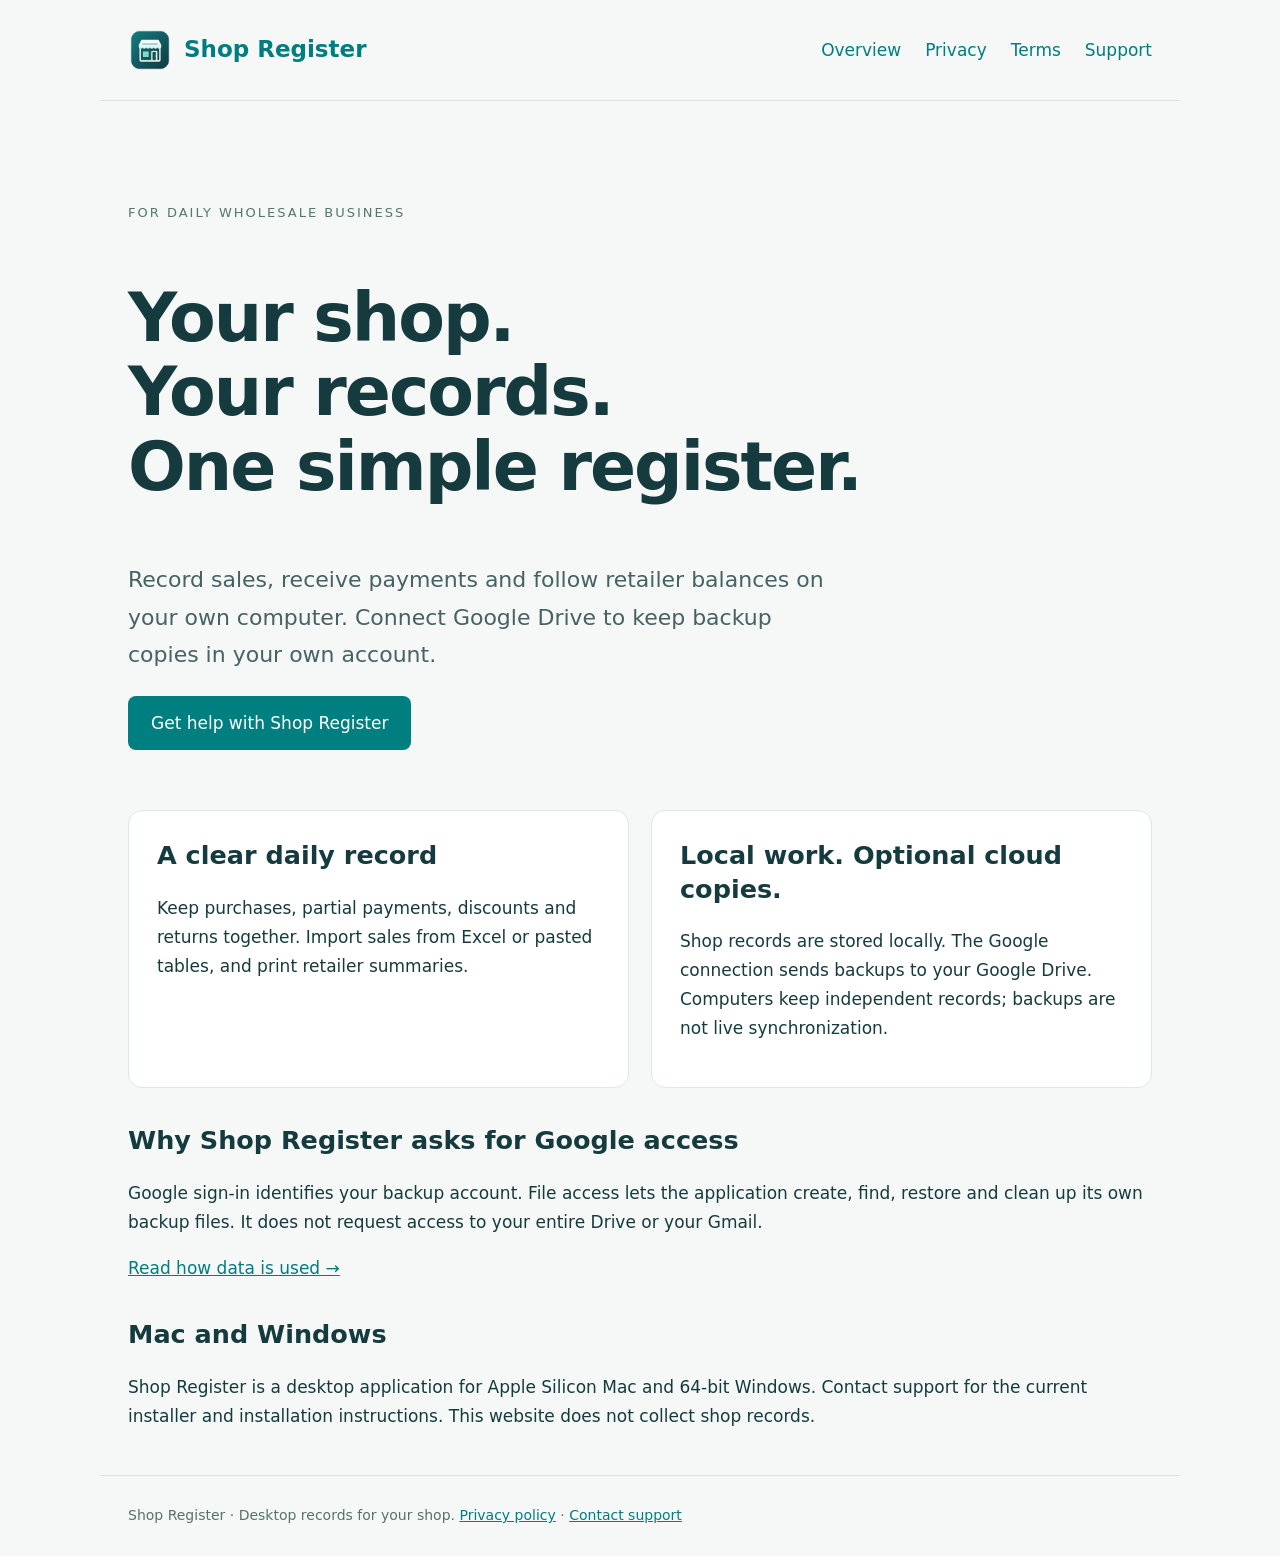
<file: index.html>
<!doctype html><html lang="en"><meta charset="utf-8"><meta name="viewport" content="width=device-width, initial-scale=1"><title>Your shop, simply organized | Shop Register</title><meta name="description" content="Shop Register desktop app information, privacy and support."><link rel="icon" type="image/png" href="./logo.png"><link rel="stylesheet" href="./style.css"><header><a class="brand" href="./index.html"><img src="./logo.png" alt="" width="44" height="44"> <span>Shop Register</span></a><nav aria-label="Main navigation"><a href="./index.html">Overview</a><a href="./privacy.html">Privacy</a><a href="./terms.html">Terms</a><a href="./support.html">Support</a></nav></header><main><section class="hero"><p class="eyebrow">For daily wholesale business</p><h1>Your shop.<br>Your records.<br>One simple register.</h1><p class="lead">Record sales, receive payments and follow retailer balances on your own computer. Connect Google Drive to keep backup copies in your own account.</p><a class="button" href="./support.html">Get help with Shop Register</a></section><section class="grid"><article class="card"><h2>A clear daily record</h2><p>Keep purchases, partial payments, discounts and returns together. Import sales from Excel or pasted tables, and print retailer summaries.</p></article><article class="card"><h2>Local work. Optional cloud copies.</h2><p>Shop records are stored locally. The Google connection sends backups to your Google Drive. Computers keep independent records; backups are not live synchronization.</p></article></section><h2>Why Shop Register asks for Google access</h2><p>Google sign-in identifies your backup account. File access lets the application create, find, restore and clean up its own backup files. It does not request access to your entire Drive or your Gmail.</p><p><a href="./privacy.html">Read how data is used →</a></p><h2>Mac and Windows</h2><p>Shop Register is a desktop application for Apple Silicon Mac and 64-bit Windows. Contact support for the current installer and installation instructions. This website does not collect shop records.</p></main><footer>Shop Register · Desktop records for your shop. <a href="./privacy.html">Privacy policy</a> · <a href="./support.html">Contact support</a></footer></html>
</file>
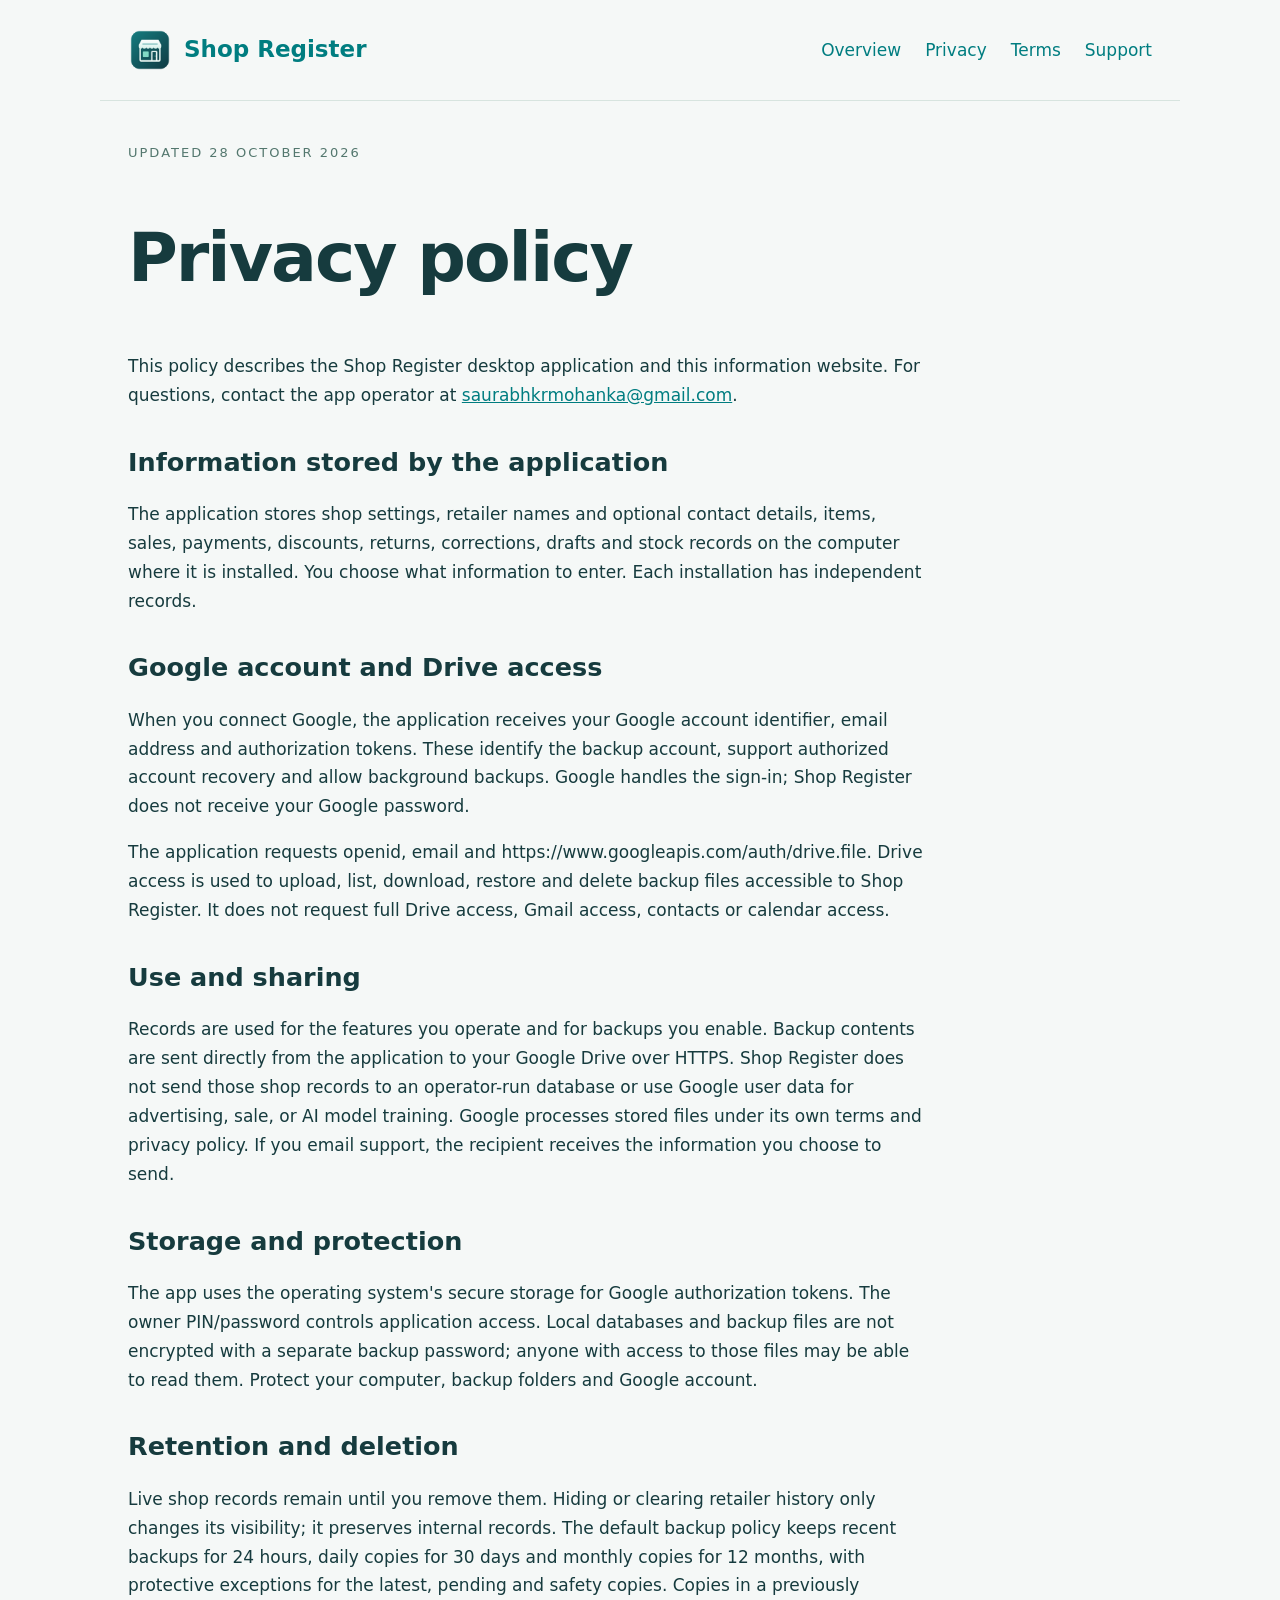
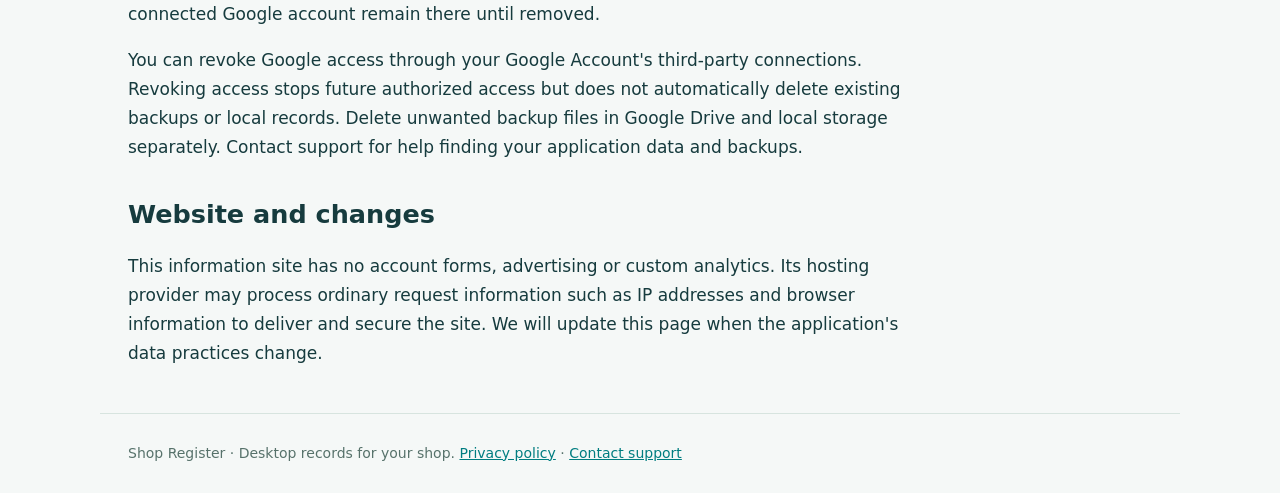
<file: privacy.html>
<!doctype html><html lang="en"><meta charset="utf-8"><meta name="viewport" content="width=device-width, initial-scale=1"><title>Privacy policy | Shop Register</title><meta name="description" content="Shop Register desktop app information, privacy and support."><link rel="icon" type="image/png" href="./logo.png"><link rel="stylesheet" href="./style.css"><header><a class="brand" href="./index.html"><img src="./logo.png" alt="" width="44" height="44"> <span>Shop Register</span></a><nav aria-label="Main navigation"><a href="./index.html">Overview</a><a href="./privacy.html">Privacy</a><a href="./terms.html">Terms</a><a href="./support.html">Support</a></nav></header><main><article class="policy"><p class="eyebrow">Updated 28 October 2026</p><h1>Privacy policy</h1><p>This policy describes the Shop Register desktop application and this information website. For questions, contact the app operator at <a href="mailto:saurabhkrmohanka@gmail.com">saurabhkrmohanka@gmail.com</a>.</p><h2>Information stored by the application</h2><p>The application stores shop settings, retailer names and optional contact details, items, sales, payments, discounts, returns, corrections, drafts and stock records on the computer where it is installed. You choose what information to enter. Each installation has independent records.</p><h2>Google account and Drive access</h2><p>When you connect Google, the application receives your Google account identifier, email address and authorization tokens. These identify the backup account, support authorized account recovery and allow background backups. Google handles the sign-in; Shop Register does not receive your Google password.</p><p>The application requests openid, email and https://www.googleapis.com/auth/drive.file. Drive access is used to upload, list, download, restore and delete backup files accessible to Shop Register. It does not request full Drive access, Gmail access, contacts or calendar access.</p><h2>Use and sharing</h2><p>Records are used for the features you operate and for backups you enable. Backup contents are sent directly from the application to your Google Drive over HTTPS. Shop Register does not send those shop records to an operator-run database or use Google user data for advertising, sale, or AI model training. Google processes stored files under its own terms and privacy policy. If you email support, the recipient receives the information you choose to send.</p><h2>Storage and protection</h2><p>The app uses the operating system's secure storage for Google authorization tokens. The owner PIN/password controls application access. Local databases and backup files are not encrypted with a separate backup password; anyone with access to those files may be able to read them. Protect your computer, backup folders and Google account.</p><h2>Retention and deletion</h2><p>Live shop records remain until you remove them. Hiding or clearing retailer history only changes its visibility; it preserves internal records. The default backup policy keeps recent backups for 24 hours, daily copies for 30 days and monthly copies for 12 months, with protective exceptions for the latest, pending and safety copies. Copies in a previously connected Google account remain there until removed.</p><p>You can revoke Google access through your Google Account's third-party connections. Revoking access stops future authorized access but does not automatically delete existing backups or local records. Delete unwanted backup files in Google Drive and local storage separately. Contact support for help finding your application data and backups.</p><h2>Website and changes</h2><p>This information site has no account forms, advertising or custom analytics. Its hosting provider may process ordinary request information such as IP addresses and browser information to deliver and secure the site. We will update this page when the application's data practices change.</p></article></main><footer>Shop Register · Desktop records for your shop. <a href="./privacy.html">Privacy policy</a> · <a href="./support.html">Contact support</a></footer></html>
</file>
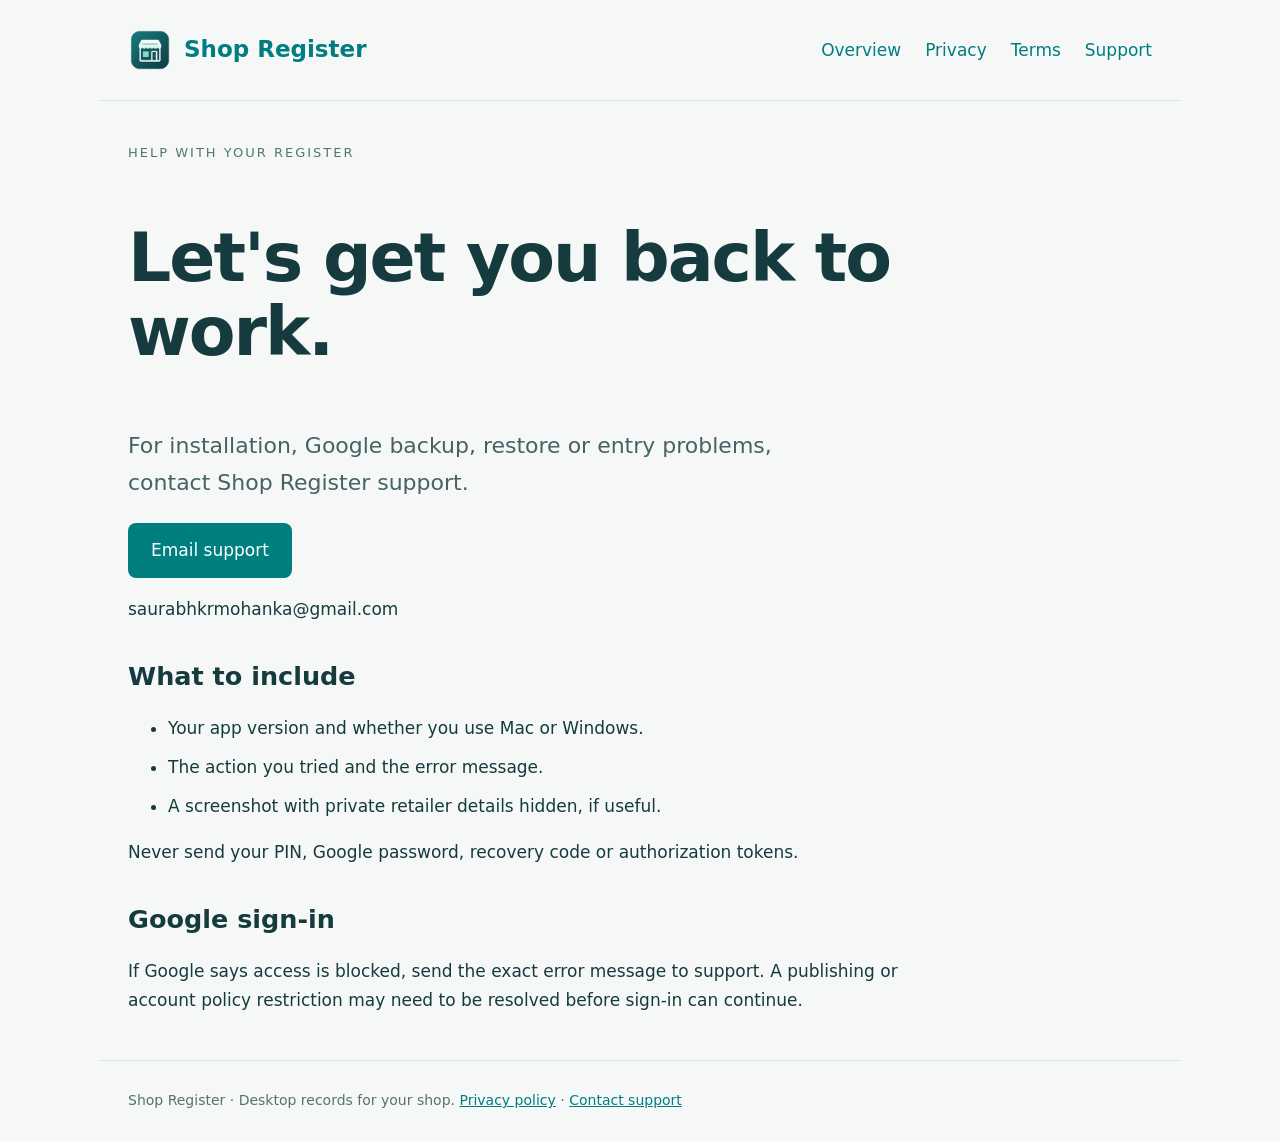
<file: support.html>
<!doctype html><html lang="en"><meta charset="utf-8"><meta name="viewport" content="width=device-width, initial-scale=1"><title>Support | Shop Register</title><meta name="description" content="Shop Register desktop app information, privacy and support."><link rel="icon" type="image/png" href="./logo.png"><link rel="stylesheet" href="./style.css"><header><a class="brand" href="./index.html"><img src="./logo.png" alt="" width="44" height="44"> <span>Shop Register</span></a><nav aria-label="Main navigation"><a href="./index.html">Overview</a><a href="./privacy.html">Privacy</a><a href="./terms.html">Terms</a><a href="./support.html">Support</a></nav></header><main><article class="policy"><p class="eyebrow">Help with your register</p><h1>Let's get you back to work.</h1><p class="lead">For installation, Google backup, restore or entry problems, contact Shop Register support.</p><a class="button" href="mailto:saurabhkrmohanka@gmail.com">Email support</a><p>saurabhkrmohanka@gmail.com</p><h2>What to include</h2><ul><li>Your app version and whether you use Mac or Windows.</li><li>The action you tried and the error message.</li><li>A screenshot with private retailer details hidden, if useful.</li></ul><p>Never send your PIN, Google password, recovery code or authorization tokens.</p><h2>Google sign-in</h2><p>If Google says access is blocked, send the exact error message to support. A publishing or account policy restriction may need to be resolved before sign-in can continue.</p></article></main><footer>Shop Register · Desktop records for your shop. <a href="./privacy.html">Privacy policy</a> · <a href="./support.html">Contact support</a></footer></html>
</file>
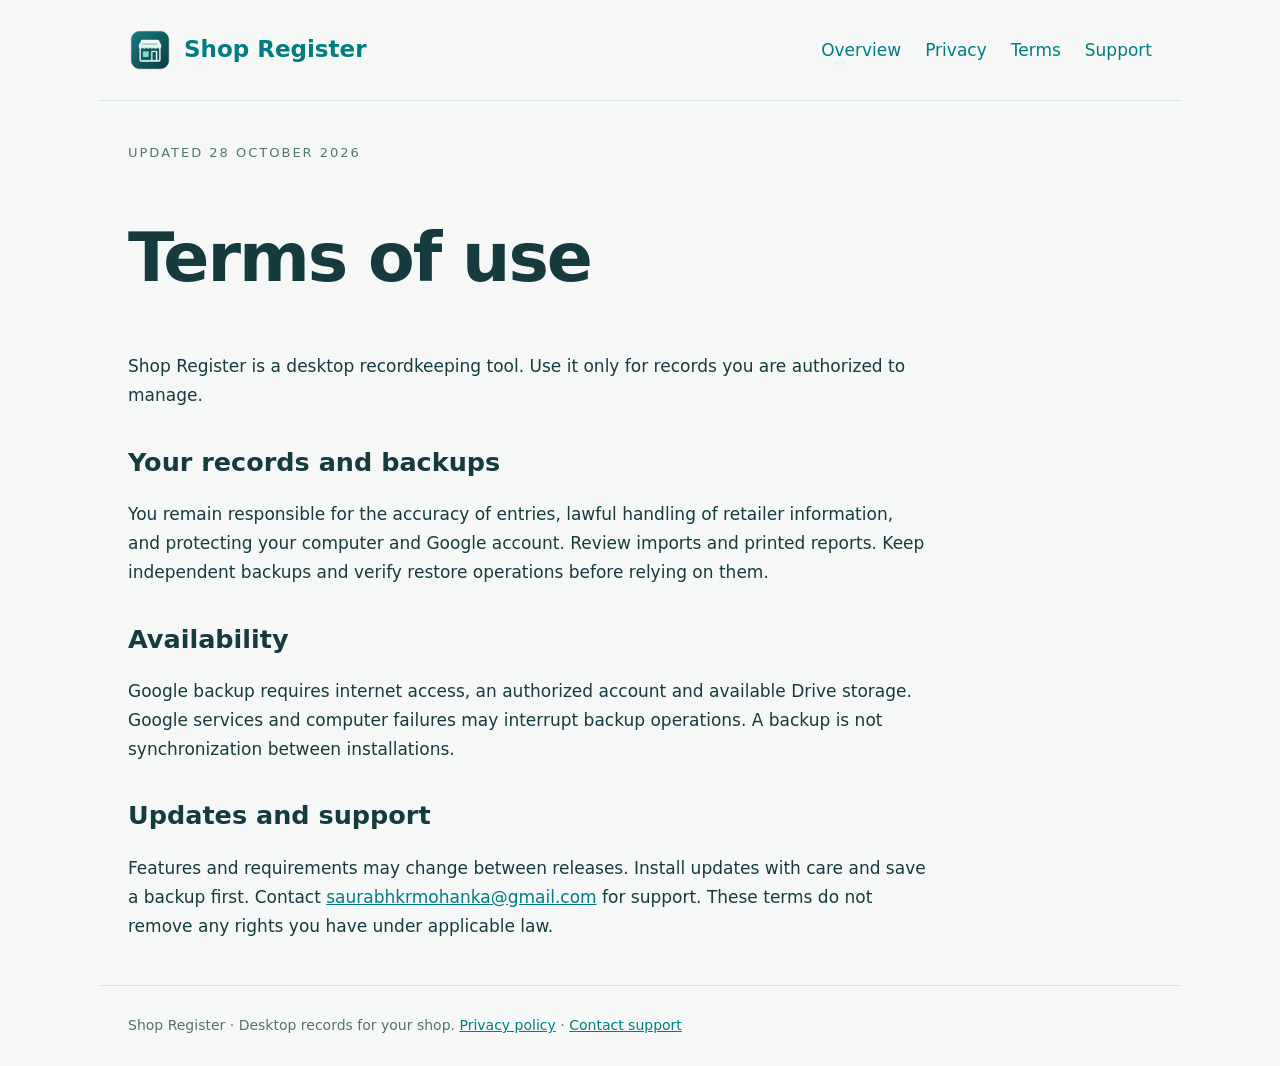
<file: terms.html>
<!doctype html><html lang="en"><meta charset="utf-8"><meta name="viewport" content="width=device-width, initial-scale=1"><title>Terms of use | Shop Register</title><meta name="description" content="Shop Register desktop app information, privacy and support."><link rel="icon" type="image/png" href="./logo.png"><link rel="stylesheet" href="./style.css"><header><a class="brand" href="./index.html"><img src="./logo.png" alt="" width="44" height="44"> <span>Shop Register</span></a><nav aria-label="Main navigation"><a href="./index.html">Overview</a><a href="./privacy.html">Privacy</a><a href="./terms.html">Terms</a><a href="./support.html">Support</a></nav></header><main><article class="policy"><p class="eyebrow">Updated 28 October 2026</p><h1>Terms of use</h1><p>Shop Register is a desktop recordkeeping tool. Use it only for records you are authorized to manage.</p><h2>Your records and backups</h2><p>You remain responsible for the accuracy of entries, lawful handling of retailer information, and protecting your computer and Google account. Review imports and printed reports. Keep independent backups and verify restore operations before relying on them.</p><h2>Availability</h2><p>Google backup requires internet access, an authorized account and available Drive storage. Google services and computer failures may interrupt backup operations. A backup is not synchronization between installations.</p><h2>Updates and support</h2><p>Features and requirements may change between releases. Install updates with care and save a backup first. Contact <a href="mailto:saurabhkrmohanka@gmail.com">saurabhkrmohanka@gmail.com</a> for support. These terms do not remove any rights you have under applicable law.</p></article></main><footer>Shop Register · Desktop records for your shop. <a href="./privacy.html">Privacy policy</a> · <a href="./support.html">Contact support</a></footer></html>
</file>
<file: style.css>
*{box-sizing:border-box}body{margin:0;background:#f5f8f7;color:#163b3e;font:17px/1.7 system-ui,sans-serif}a{color:#007d80}header,main,footer{max-width:1080px;margin:auto;padding:28px}header{display:flex;justify-content:space-between;gap:24px;align-items:center;border-bottom:1px solid #d7e4df}nav{display:flex;gap:24px;flex-wrap:wrap}header a{text-decoration:none}.brand{font-size:23px;font-weight:750}.hero{padding:60px 0}h1{font-size:clamp(38px,6vw,68px);line-height:1.1;letter-spacing:-2px;max-width:800px}h2{line-height:1.3;margin-top:36px}.eyebrow{font-size:13px;letter-spacing:2px;text-transform:uppercase;color:#53776e}.lead{font-size:22px;max-width:720px;color:#476264}.button{display:inline-block;background:#007f80;color:white;padding:13px 23px;border-radius:8px;text-decoration:none}.grid{display:grid;grid-template-columns:1fr 1fr;gap:22px}.card{background:white;border:1px solid #dce8e4;border-radius:14px;padding:28px}.card h2{margin-top:0}.policy{max-width:800px}footer{border-top:1px solid #d7e4df;font-size:14px;color:#57726b}li{margin:10px 0}@media(max-width:640px){header{align-items:flex-start;flex-direction:column}.grid{grid-template-columns:1fr}main{padding:20px}nav{gap:16px}}
.brand{display:inline-flex;align-items:center;gap:12px;white-space:nowrap}.brand img{display:block;width:44px;height:44px;flex-shrink:0}
</file>
